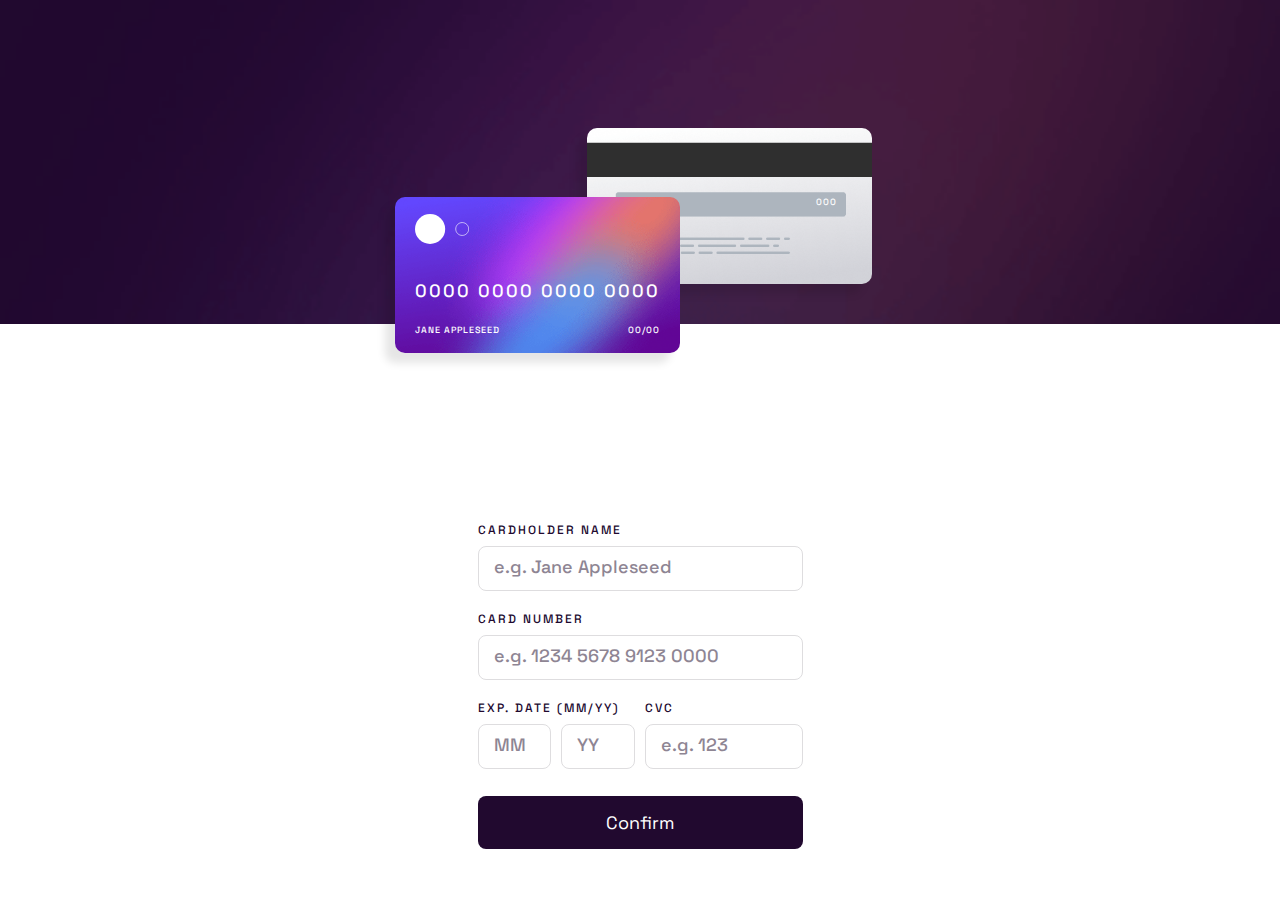
<file: index.html>
<!DOCTYPE html>
<html lang="en">

<head>
  <meta charset="UTF-8">
  <meta name="viewport" content="width=device-width, initial-scale=1.0">
  <link rel="icon" type="image/png" sizes="32x32" href="./images/favicon-32x32.png">

  <title>Interactive card details form | Frontend Mentor</title>
  <link rel="stylesheet" href="css/reset.css">
  <link rel="stylesheet" href="css/style.css">
</head>

<body>

  <main>
    <section class="bg" aria-hidden="true">
      <div class="wrapper-back">
        <img class="card-back" src="images/bg-card-back.png" alt="">
        <span id="imgCvc" class="cvc">000</span>
      </div>

      <div class="wrapper-front">
        <img class="card card-front" src="images/bg-card-front.png" alt="">
        <img class="logo" src="images/card-logo.svg" alt="">
        <span id="imgNumber" class="number">0000 0000 0000 0000</span>
        <span id="imgName" class="name">Jane Appleseed</span>
        <span id="imgDate" class="date">00/00</span>
      </div>
    </section>

    <section class="wrapper-form">
      <form class="form" action="success.html" method="get" autocomplete="off">
        <label for="cardholderName">Cardholder Name</label>
        <input type="text" name="cardholderName" id="cardholderName" maxlength="30" placeholder="e.g. Jane Appleseed" required>
        <label for="cardNumber">Card Number</label>
        <input type="text" id="cardNumber" pattern="^[\d ]{19}$" minlength="19" maxlength="19" name="cardNumber" placeholder="e.g. 1234 5678 9123 0000" required>
        <div class="date-cvc-box">
          <div class="date-box">
            <label>Exp. Date (MM/YY)</label>
            <label for="month" aria-label="month"></label>
            <label for="year" aria-label="year"></label>
            <div class="date-inputs">
              <input type="text" id="month" pattern="0[1-9]|1[0-2]" minlength="2" maxlength="2" name="month" placeholder="MM" required>
              <input type="text" id="year" pattern="\d*" minlength="2" maxlength="2" name="year" placeholder="YY" required>
            </div>
          </div>
          <div class="cvc-box">
            <label for="cvc">CVC</label>
            <input type="text" id="cvc" pattern="\d*" minlength="3" maxlength="3" name="cvc" placeholder="e.g. 123" required>
          </div>
        </div>
        <button class="btn" type="submit">Confirm</button>
      </form>
    </section>
  </main>

<script src="script.js"></script>

</body>
</html>
</file>
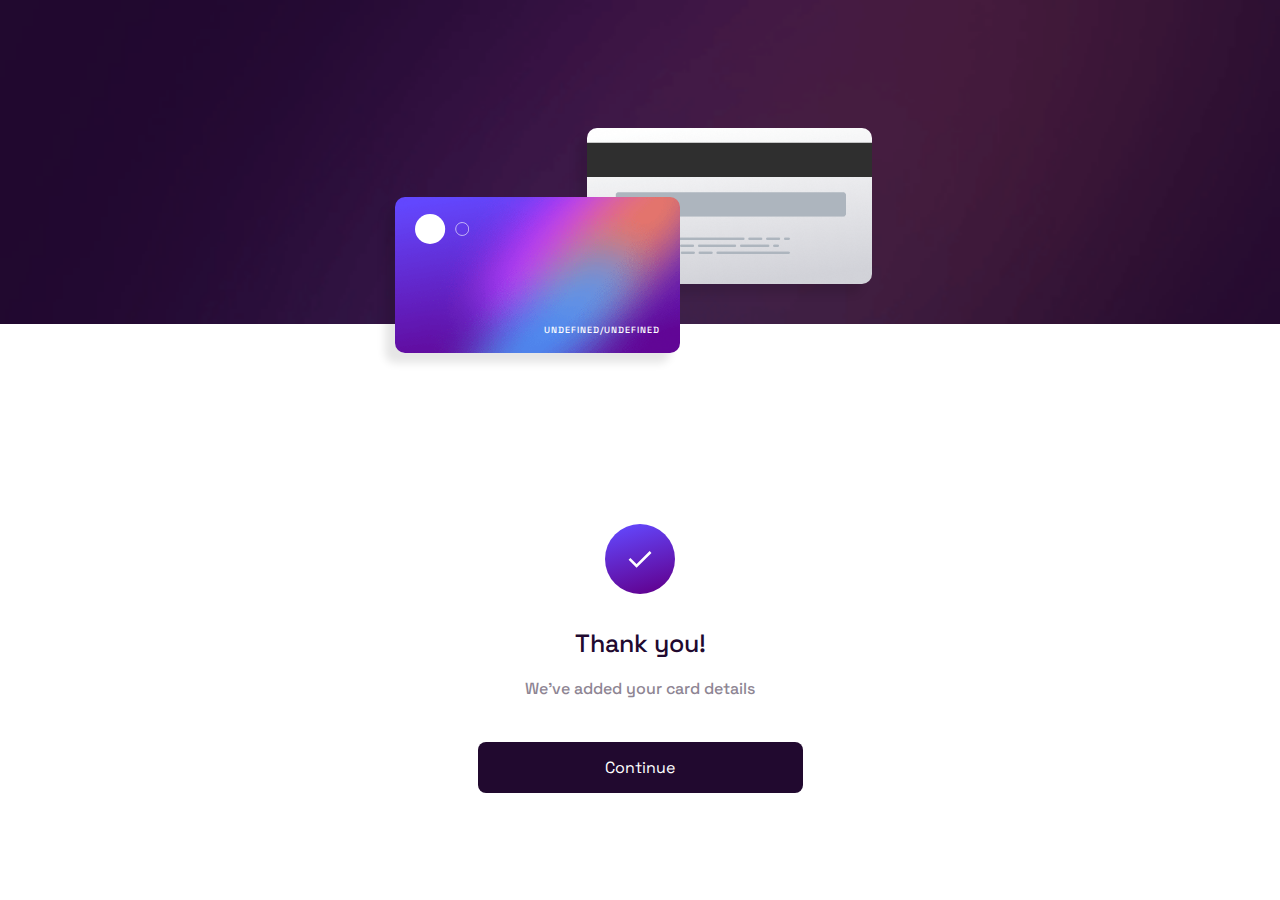
<file: success.html>
<!DOCTYPE html>
<html lang="en">

<head>
  <meta charset="UTF-8">
  <meta name="viewport" content="width=device-width, initial-scale=1.0">
  <link rel="icon" type="image/png" sizes="32x32" href="./images/favicon-32x32.png">
  <title>Interactive card details form | Frontend Mentor</title>
  <link rel="stylesheet" href="css/reset.css">
  <link rel="stylesheet" href="css/style.css">
</head>

<body>

  <main>
    <section class="bg" aria-hidden="true">
      <div class="wrapper-back">
        <img class="card-back" src="images/bg-card-back.png" alt="">
        <span id="imgCvc" class="cvc">000</span>
      </div>

      <div class="wrapper-front">
        <img class="card card-front" src="images/bg-card-front.png" alt="">
        <img class="logo" src="images/card-logo.svg" alt="">
        <span id="imgNumber" class="number">0000 0000 0000 0000</span>
        <span id="imgName" class="name">Jane Appleseed</span>
        <span id="imgDate" class="date">00/00</span>
      </div>
    </section>

    <section class="wrapper-form">
      <div class="form success">
        <img class="icon-complete" src="images/icon-complete.svg" alt="" aria-hidden="true">
        <h1 class="heading">Thank you!</h1>
        <p class="paragraph">We've added your card details</p>
        <button class="btn btn-success">Continue</button>
      </div>
  </main>

  <script>
    const urlSearchParams = new URLSearchParams(window.location.search);
    const params = Object.fromEntries(urlSearchParams.entries());
  
    document.getElementById("imgName").textContent = params.cardholderName;
    document.getElementById("imgNumber").textContent = params.cardNumber;
    document.getElementById("imgDate").textContent = params.month + "/" + params.year;
    document.getElementById("imgCvc").textContent = params.cvc;

    document.querySelector("button").onclick = () => window.location.replace("https://chegx.github.io/interactive-card");
  </script>

</body>
</html>
</file>
<file: css/style.css>
@import url("https://fonts.googleapis.com/css2?family=Space+Grotesk:wght@500&display=swap");

:root {
  /* ## Colors
    /* (active input border) */
  --linear-gradient: linear-gradient(hsl(249, 99%, 64%), hsl(278, 94%, 30%));
  /* (input errors) */
  --red: hsl(0, 100%, 66%);
  /* ### Neutral */
  --white: hsl(0, 0%, 100%);
  --light-grayish-violet: hsl(270, 3%, 87%);
  --dark-grayish-violet: hsl(279, 6%, 55%);
  --very-dark-violet: hsl(278, 68%, 11%);
}

body {
  color: var(--very-dark-violet);
  font-family: "Space Grotesk", sans-serif;
  font-size: 1.2rem;
  font-weight: 500;
  letter-spacing: 0.2rem;
  text-transform: uppercase;
}

span {
  color: var(--white);
  font-size: 0.9rem;
  letter-spacing: 0.1rem;
  position: absolute;
}

input {
  box-sizing: border-box;
  border: solid 0.1rem var(--light-grayish-violet);
  border-radius: 0.8rem;
  color: var(--very-dark-violet);
  font-family: inherit;
  margin: 1rem 0 2.2rem;
  outline: none;
  padding: 1.3rem 1.5rem;
  width: 100%;
}

input:focus {
  background-image: linear-gradient(var(--white), var(--white)),
    var(--linear-gradient);
  background-clip: padding-box, border-box;
  border: 0.1rem solid transparent;
}

input.active:invalid {
  border: 0.1rem solid var(--red);
}

.bg {
  background-image: url("../images/bg-main-mobile.png");
  background-repeat: no-repeat;
  background-size: cover;
  min-height: 24rem;
  height: 36vh;
}

.wrapper-back {
  width: 28.5rem;
  margin: auto;
  position: relative;
  top: 13%;
  top: 10vw;
  left: 7%;
}

.card-back {
  width: 100%;
  background-color: transparent;
  box-shadow: -1rem 1rem 0.8rem hsla(0, 0%, 0%, 0.1);
  border-radius: 1rem;
}

.wrapper-front {
  width: 28.5rem;
  margin: auto;
  position: relative;
  top: -3.5rem;
  right: 8%;
}

.card-front {
  width: 100%;
  background-color: transparent;
  box-shadow: -1rem 1rem 0.8rem hsla(0, 0%, 0%, 0.1);
  border-radius: 1rem;
}

.logo {
  position: absolute;
  top: 1.7rem;
  left: 2rem;
  width: 19%;
}

.cvc {
  top: 7rem;
  right: 3.5rem;
}

.number {
  top: 8.5rem;
  left: 2rem;
  font-size: 1.8rem;
  letter-spacing: 0.2rem;
}

.name {
  bottom: 2rem;
  left: 2rem;
}

.date {
  bottom: 2rem;
  right: 2rem;
}

.date-cvc-box {
  display: grid;
  grid-template-columns: 1fr 1fr;
  gap: 1rem;
}

.date-inputs {
  display: flex;
  gap: 1rem;
}

.wrapper-form {
  display: flex;
  flex-direction: column;
  align-items: center;
  justify-content: center;
  min-height: 65vh;
}

.form {
  margin: 9rem 2.5rem 4.5rem;
  box-sizing: border-box;
  max-width: 32.5rem;
}

::placeholder {
  color: var(--dark-grayish-violet);
  font-size: 1.8rem;
  font-weight: 500;
}

.btn {
  background-color: var(--very-dark-violet);
  background-image: var(--linear-gradient);
  background-position: -40rem;
  background-repeat: no-repeat;
  border-radius: 0.8rem;
  color: var(--white);
  font-size: 1.8rem;
  padding: 1.5rem;
  margin-top: 0.5rem;
  transition: background-position .2s ease-in-out;
  width: 100%; 
}

.btn:hover {
  background-position: unset;
}

/* === SUCCESS PAGE === */
.success {
  letter-spacing: initial;
  text-transform: initial;
  text-align: center;
  width: 35rem;
}

.icon-complete {
  width: 7rem;
}

.heading {
  font-size: 2.5rem;
  margin: 3.5rem 0 2.5rem;
}

.paragraph {
  color: var(--dark-grayish-violet);
  font-size: 1.6rem;
}

.btn-success {
  font-size: 1.6rem;
  margin-top: 4.5rem;
}


/* === DESKTOP SIZE === */
@media (min-width: 1300px) {
  main {
    display: grid;
    grid-template-columns: 1.5fr 3fr;
  }

  span {
    font-size: 1.4rem;
    letter-spacing: 0.22rem;
  }

  input {
    margin-bottom: 2.8rem;
  }


  .bg {
    background-image: url("../images/bg-main-desktop.png");
    min-height: 100vh;
  }

  .wrapper-front {
    width: 44.5rem;
    top: -6%;
    left: 30%;
  }

  .card-front {
    background-color: transparent;
    box-shadow: -2.5rem 2.5rem 1.5rem hsla(0, 0%, 0%, 0.1);
    border-radius: 1rem;
  }

  .wrapper-back {
    width: 44.5rem;
    top: 52%;
    left: 50%;
  }

  .card-back {
    background-color: transparent;
    box-shadow: -2.5rem 2.5rem 1.5rem hsla(0, 0%, 0%, 0.1);
    border-radius: 1rem;
  }

  .form {
    max-width: 38rem;
    margin: 0 0 0 12rem;
  }

  .date-cvc-box {
    grid-template-columns: 0.95fr 1.05fr;
    gap: 2rem;
  }

  .btn {
    margin-top: 1rem;
  }

  .logo {
    top: 3rem;
    left: 3rem;
    width: 19%;
  }

  .number {
    top: 14.5rem;
    left: 3rem;
    font-size: 2.7rem;
    letter-spacing: 0.4rem;
  }

  .name {
    bottom: 3rem;
    left: 3rem;
  }

  .date {
    bottom: 3rem;
    right: 3rem;
  }

  .cvc {
    top: 11.2rem;
    right: 5.5rem;
  }

  /* === SUCCESS PAGE === */
  .btn-success {
    margin-top: 4.5rem;
  }
}


/* === TABLET SIZE === */
@media (min-width: 768px) and (max-width: 1299px) {
  .wrapper-front {
    top: 3vw;
  }
  
  .wrapper-form {
    min-height: unset;
  }

  .form {
    margin-top: 20rem;
  }
}
</file>
